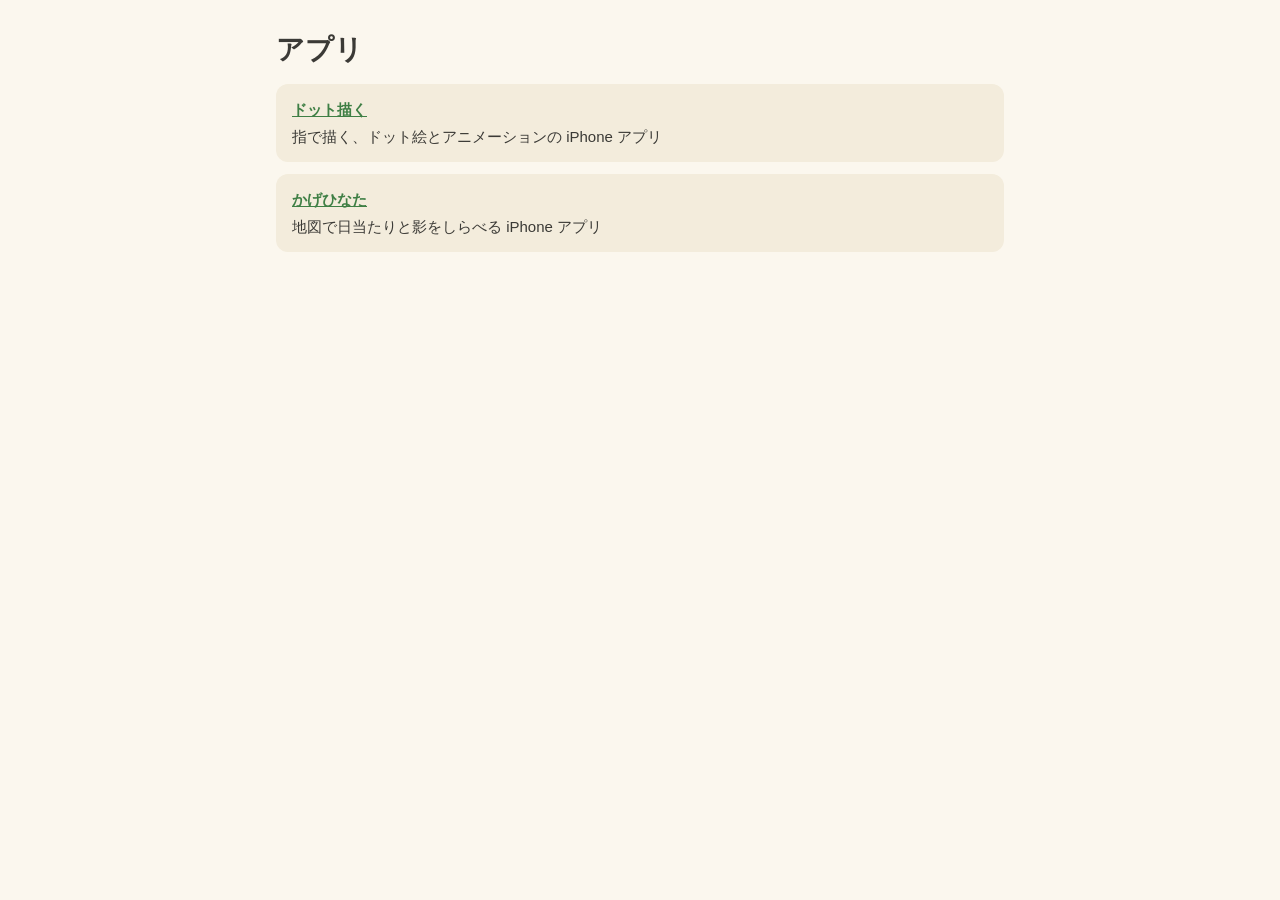
<file: index.html>
<!doctype html>
<html lang="ja">
<head>
<meta charset="utf-8">
<meta name="viewport" content="width=device-width, initial-scale=1">
<title>satoo3 のアプリ</title>
<link rel="stylesheet" href="dotkaku/style.css">
</head>
<body>
<main>
  <h1>アプリ</h1>
  <ul class="features">
    <li><strong><a href="dotkaku/">ドット描く</a></strong>指で描く、ドット絵とアニメーションの iPhone アプリ</li>
    <li><strong><a href="https://www.ultrawarp.jp/?page_id=101">かげひなた</a></strong>地図で日当たりと影をしらべる iPhone アプリ</li>
  </ul>
</main>
</body>
</html>
</file>
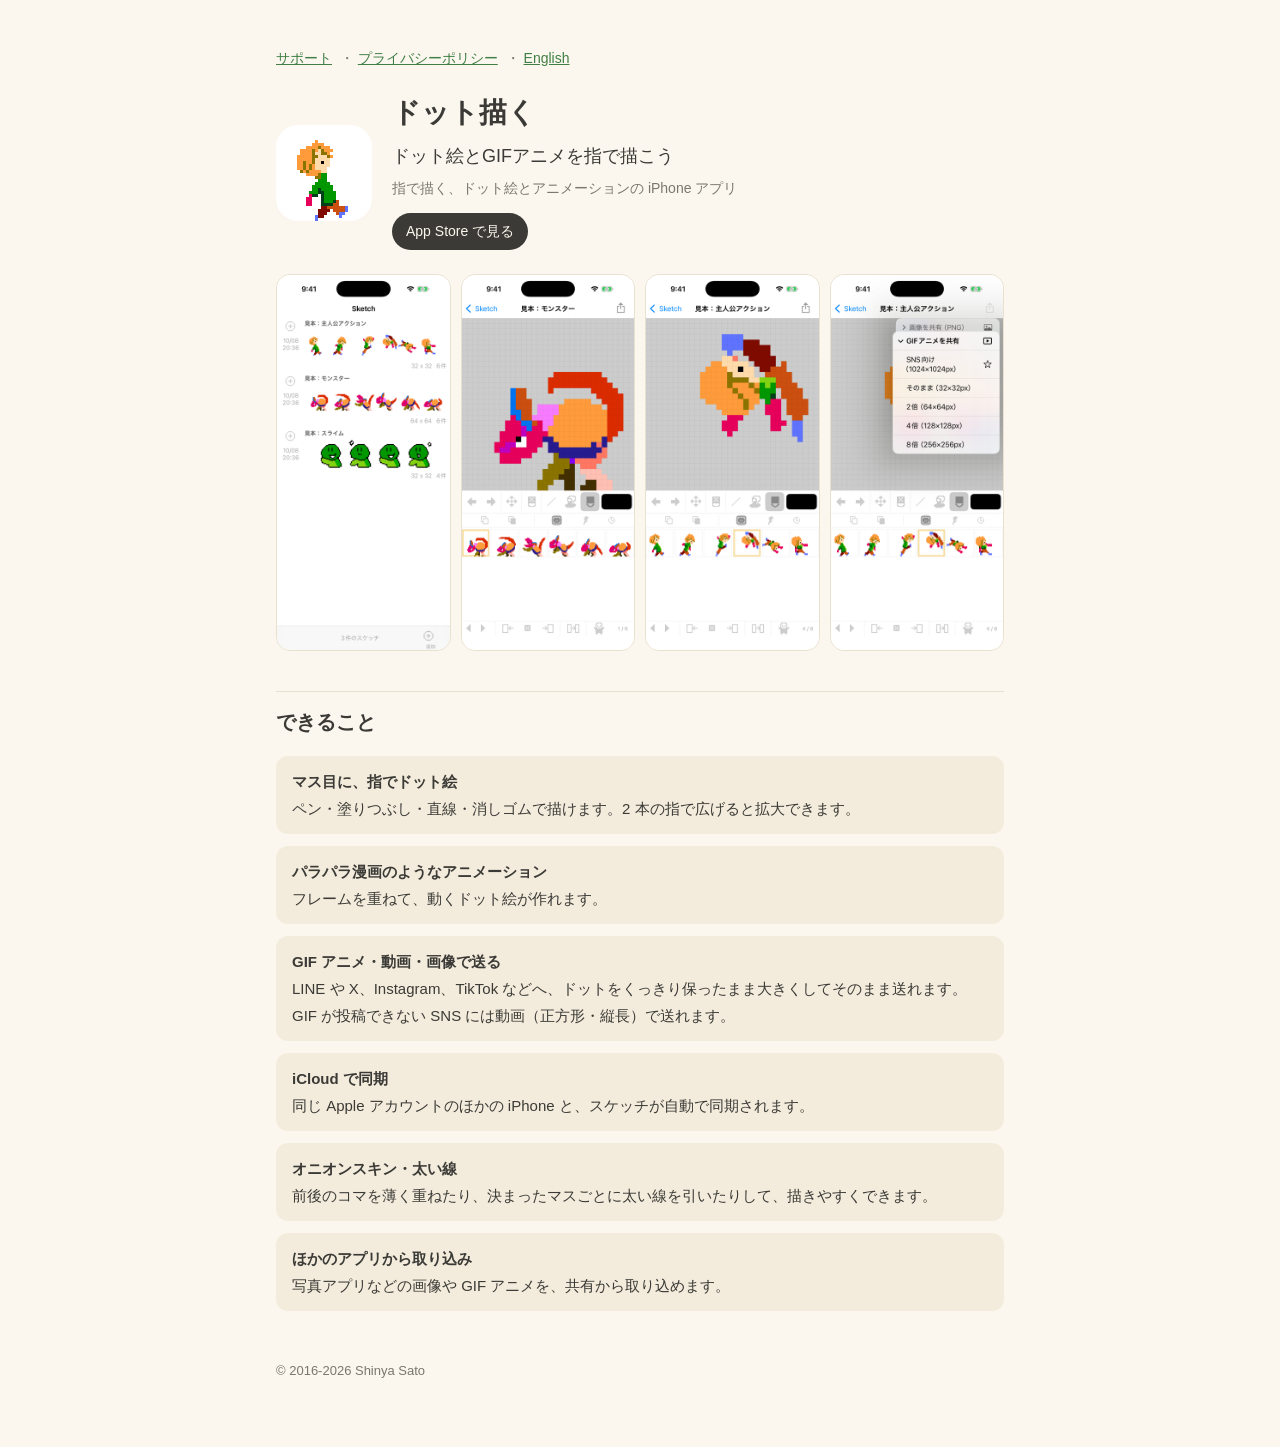
<file: dotkaku/index.html>
<!doctype html>
<html lang="ja">
<head>
<meta charset="utf-8">
<meta name="viewport" content="width=device-width, initial-scale=1">
<title>ドット描く</title>
<meta name="description" content="指で描く、ドット絵とアニメーションの iPhone アプリ。">
<link rel="icon" href="images/icon.png">
<link rel="stylesheet" href="style.css">
</head>
<body>
<main>
  <p class="nav"><a href="support/">サポート</a> ・ <a href="privacy/">プライバシーポリシー</a> ・ <a href="en/">English</a></p>

  <div class="hero">
    <img src="images/icon.png" alt="ドット描くのアイコン">
    <div>
      <h1>ドット描く</h1>
      <p class="lead">ドット絵とGIFアニメを指で描こう</p>
      <p class="sub">指で描く、ドット絵とアニメーションの iPhone アプリ</p>
      <a class="badge" href="https://apps.apple.com/jp/app/id1090317245">App Store で見る</a>
    </div>
  </div>

  <div class="shots">
    <img src="images/screen1.png" alt="見本のアニメーションが並んだスケッチの一覧">
    <img src="images/screen2.png" alt="モンスターのドット絵を編集している画面">
    <img src="images/screen3.png" alt="主人公のアニメーションのフレーム一覧">
    <img src="images/screen4.png" alt="GIFアニメを共有するときのサイズを選ぶメニュー">
  </div>

  <h2>できること</h2>
  <ul class="features">
    <li><strong>マス目に、指でドット絵</strong>ペン・塗りつぶし・直線・消しゴムで描けます。2 本の指で広げると拡大できます。</li>
    <li><strong>パラパラ漫画のようなアニメーション</strong>フレームを重ねて、動くドット絵が作れます。</li>
    <li><strong>GIF アニメ・動画・画像で送る</strong>LINE や X、Instagram、TikTok などへ、ドットをくっきり保ったまま大きくしてそのまま送れます。GIF が投稿できない SNS には動画（正方形・縦長）で送れます。</li>
    <li><strong>iCloud で同期</strong>同じ Apple アカウントのほかの iPhone と、スケッチが自動で同期されます。</li>
    <li><strong>オニオンスキン・太い線</strong>前後のコマを薄く重ねたり、決まったマスごとに太い線を引いたりして、描きやすくできます。</li>
    <li><strong>ほかのアプリから取り込み</strong>写真アプリなどの画像や GIF アニメを、共有から取り込めます。</li>
  </ul>

  <footer>© 2016-2026 Shinya Sato</footer>
</main>
</body>
</html>
</file>
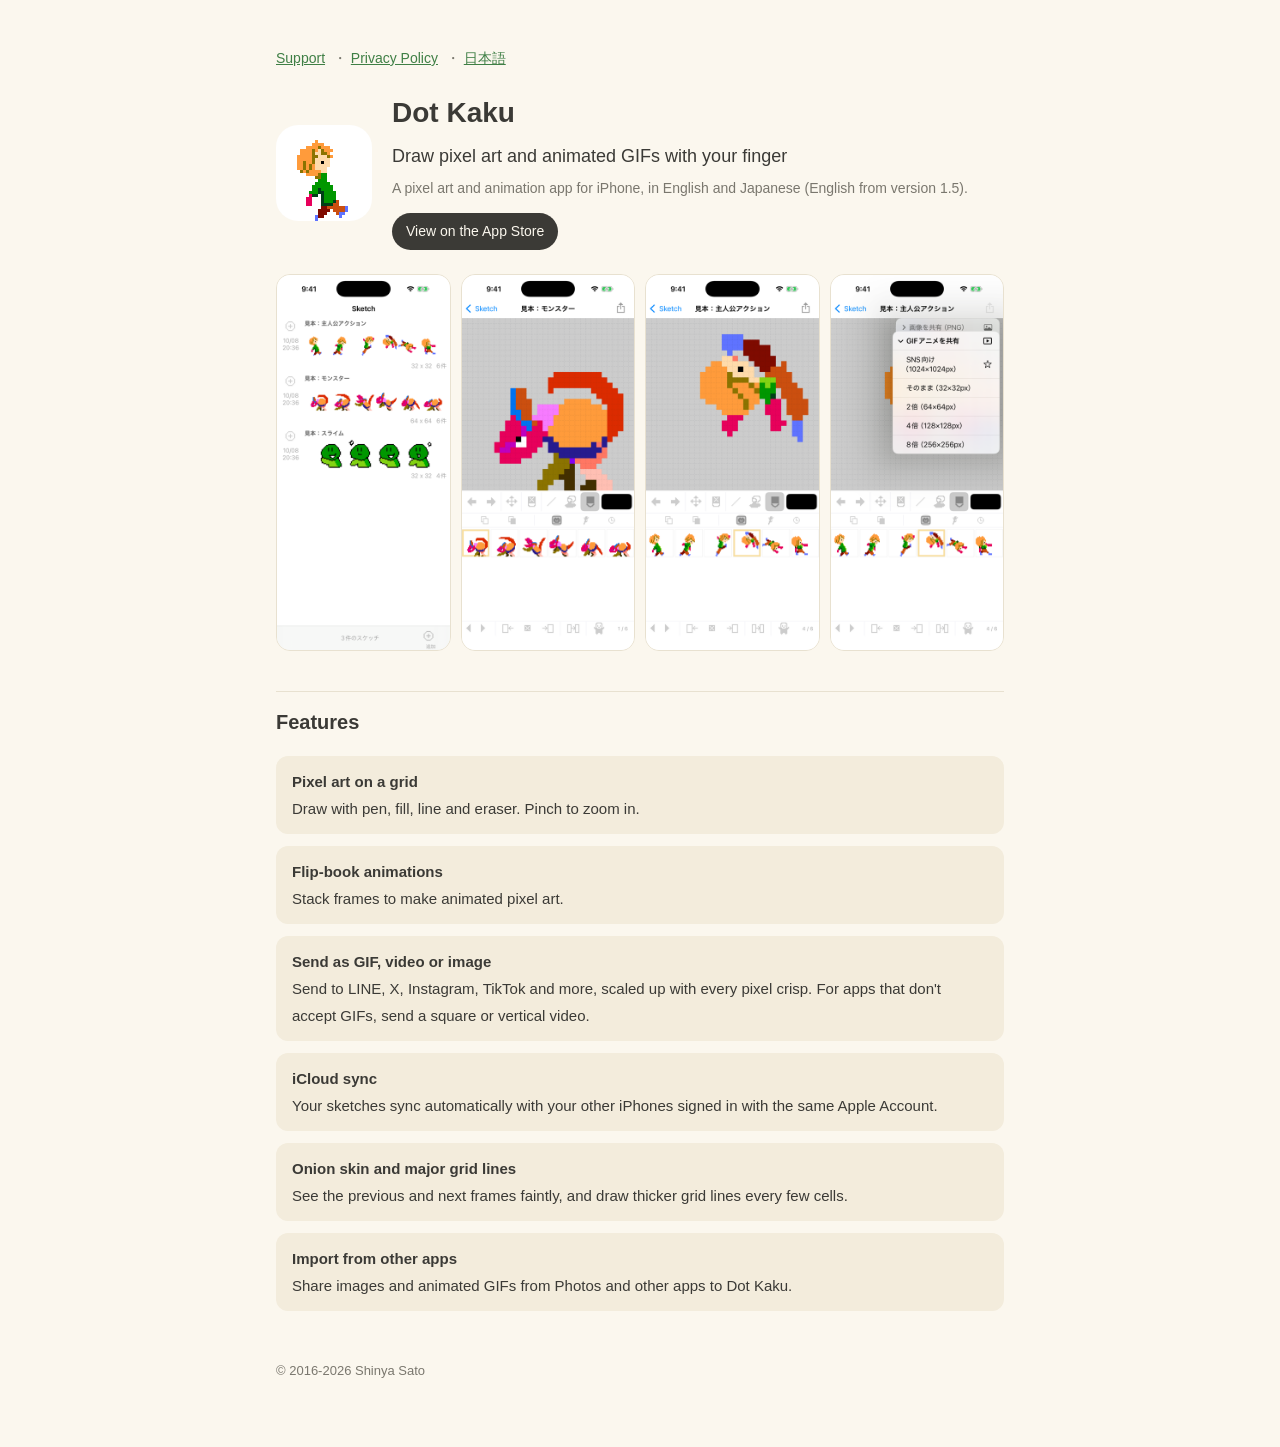
<file: dotkaku/en/index.html>
<!doctype html>
<html lang="en">
<head>
<meta charset="utf-8">
<meta name="viewport" content="width=device-width, initial-scale=1">
<title>Dot Kaku</title>
<meta name="description" content="A pixel art and animation app for iPhone.">
<link rel="icon" href="../images/icon.png">
<link rel="stylesheet" href="../style.css">
</head>
<body>
<main>
  <p class="nav"><a href="support/">Support</a> ・ <a href="privacy/">Privacy Policy</a> ・ <a href="../">日本語</a></p>

  <div class="hero">
    <img src="../images/icon.png" alt="Dot Kaku icon">
    <div>
      <h1>Dot Kaku</h1>
      <p class="lead">Draw pixel art and animated GIFs with your finger</p>
      <p class="sub">A pixel art and animation app for iPhone, in English and Japanese (English from version 1.5).</p>
      <a class="badge" href="https://apps.apple.com/app/id1090317245">View on the App Store</a>
    </div>
  </div>

  <div class="shots">
    <img src="../images/screen1.png" alt="Sketch list with sample animations">
    <img src="../images/screen2.png" alt="Editing a monster in pixel art">
    <img src="../images/screen3.png" alt="Frames of the hero animation">
    <img src="../images/screen4.png" alt="Choosing a size to share an animated GIF">
  </div>

  <h2>Features</h2>
  <ul class="features">
    <li><strong>Pixel art on a grid</strong>Draw with pen, fill, line and eraser. Pinch to zoom in.</li>
    <li><strong>Flip-book animations</strong>Stack frames to make animated pixel art.</li>
    <li><strong>Send as GIF, video or image</strong>Send to LINE, X, Instagram, TikTok and more, scaled up with every pixel crisp. For apps that don't accept GIFs, send a square or vertical video.</li>
    <li><strong>iCloud sync</strong>Your sketches sync automatically with your other iPhones signed in with the same Apple Account.</li>
    <li><strong>Onion skin and major grid lines</strong>See the previous and next frames faintly, and draw thicker grid lines every few cells.</li>
    <li><strong>Import from other apps</strong>Share images and animated GIFs from Photos and other apps to Dot Kaku.</li>
  </ul>

  <footer>© 2016-2026 Shinya Sato</footer>
</main>
</body>
</html>
</file>
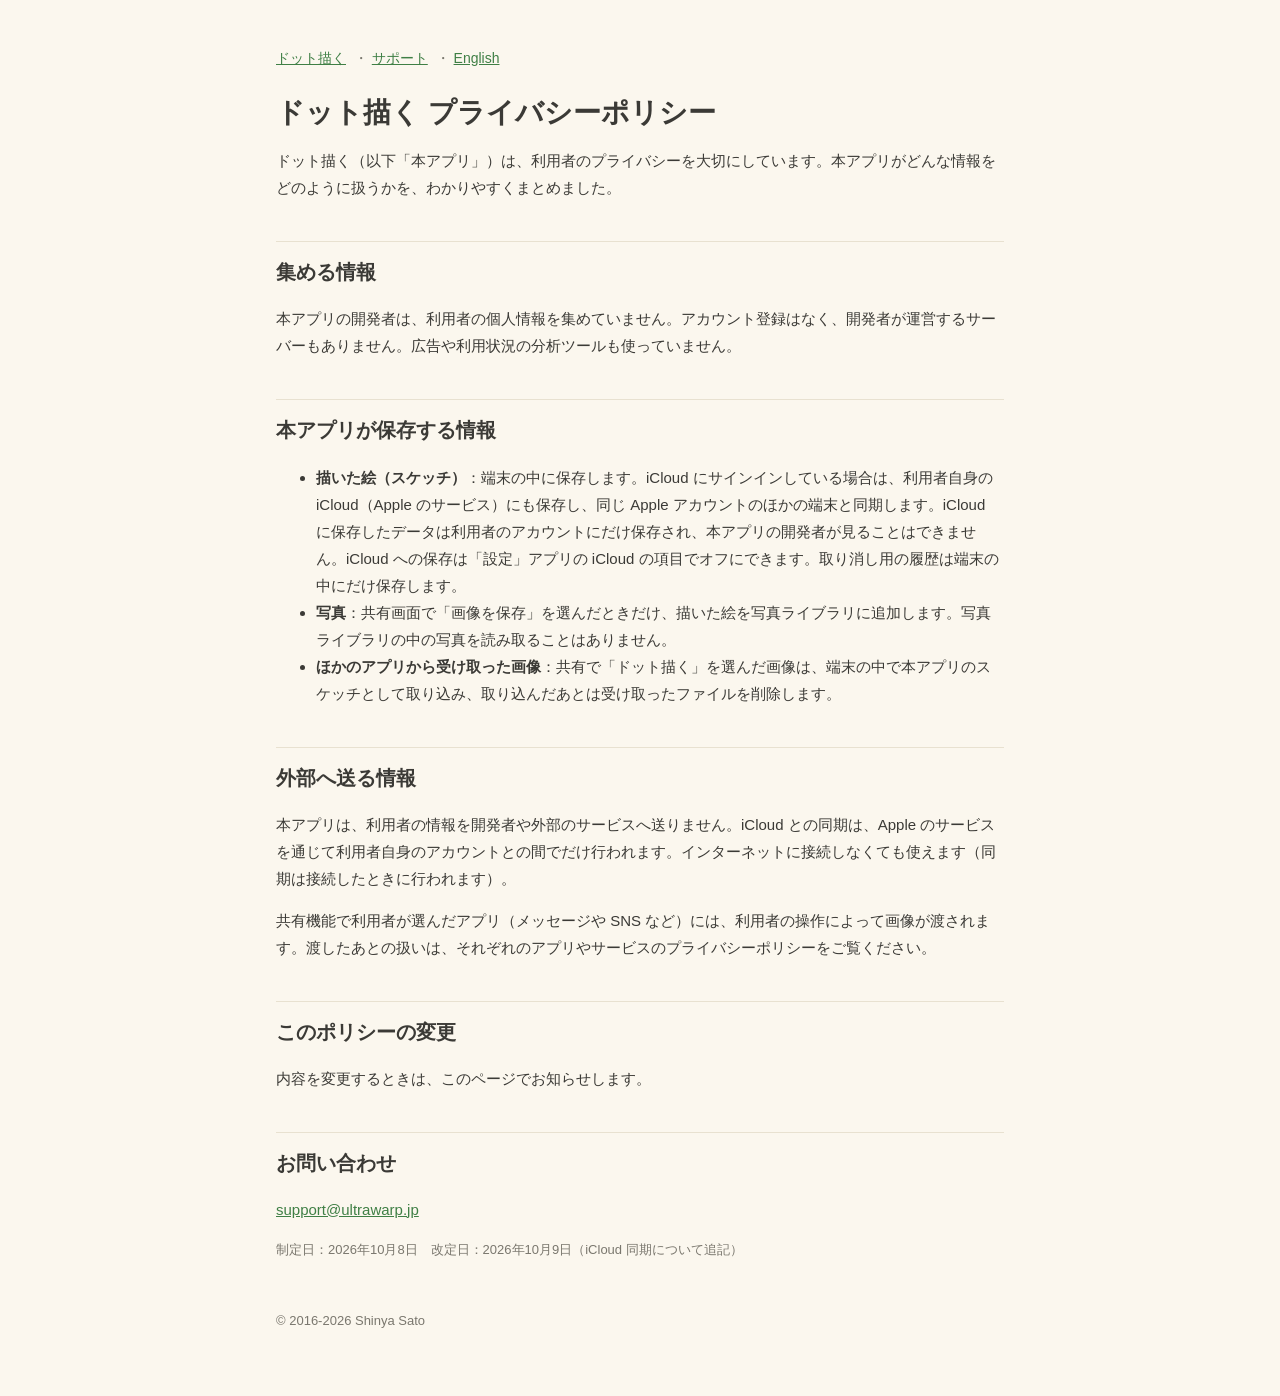
<file: dotkaku/privacy/index.html>
<!doctype html>
<html lang="ja">
<head>
<meta charset="utf-8">
<meta name="viewport" content="width=device-width, initial-scale=1">
<title>ドット描く プライバシーポリシー</title>
<link rel="icon" href="../images/icon.png">
<link rel="stylesheet" href="../style.css">
</head>
<body>
<main>
  <p class="nav"><a href="../">ドット描く</a> ・ <a href="../support/">サポート</a> ・ <a href="../en/privacy/">English</a></p>
  <h1>ドット描く プライバシーポリシー</h1>
  <p>ドット描く（以下「本アプリ」）は、利用者のプライバシーを大切にしています。本アプリがどんな情報をどのように扱うかを、わかりやすくまとめました。</p>

  <h2>集める情報</h2>
  <p>本アプリの開発者は、利用者の個人情報を集めていません。アカウント登録はなく、開発者が運営するサーバーもありません。広告や利用状況の分析ツールも使っていません。</p>

  <h2>本アプリが保存する情報</h2>
  <ul>
    <li><strong>描いた絵（スケッチ）</strong>：端末の中に保存します。iCloud にサインインしている場合は、利用者自身の iCloud（Apple のサービス）にも保存し、同じ Apple アカウントのほかの端末と同期します。iCloud に保存したデータは利用者のアカウントにだけ保存され、本アプリの開発者が見ることはできません。iCloud への保存は「設定」アプリの iCloud の項目でオフにできます。取り消し用の履歴は端末の中にだけ保存します。</li>
    <li><strong>写真</strong>：共有画面で「画像を保存」を選んだときだけ、描いた絵を写真ライブラリに追加します。写真ライブラリの中の写真を読み取ることはありません。</li>
    <li><strong>ほかのアプリから受け取った画像</strong>：共有で「ドット描く」を選んだ画像は、端末の中で本アプリのスケッチとして取り込み、取り込んだあとは受け取ったファイルを削除します。</li>
  </ul>

  <h2>外部へ送る情報</h2>
  <p>本アプリは、利用者の情報を開発者や外部のサービスへ送りません。iCloud との同期は、Apple のサービスを通じて利用者自身のアカウントとの間でだけ行われます。インターネットに接続しなくても使えます（同期は接続したときに行われます）。</p>
  <p>共有機能で利用者が選んだアプリ（メッセージや SNS など）には、利用者の操作によって画像が渡されます。渡したあとの扱いは、それぞれのアプリやサービスのプライバシーポリシーをご覧ください。</p>

  <h2>このポリシーの変更</h2>
  <p>内容を変更するときは、このページでお知らせします。</p>

  <h2>お問い合わせ</h2>
  <p><a href="mailto:support@ultrawarp.jp">support@ultrawarp.jp</a></p>
  <p class="muted">制定日：2026年10月8日　改定日：2026年10月9日（iCloud 同期について追記）</p>

  <footer>© 2016-2026 Shinya Sato</footer>
</main>
</body>
</html>
</file>
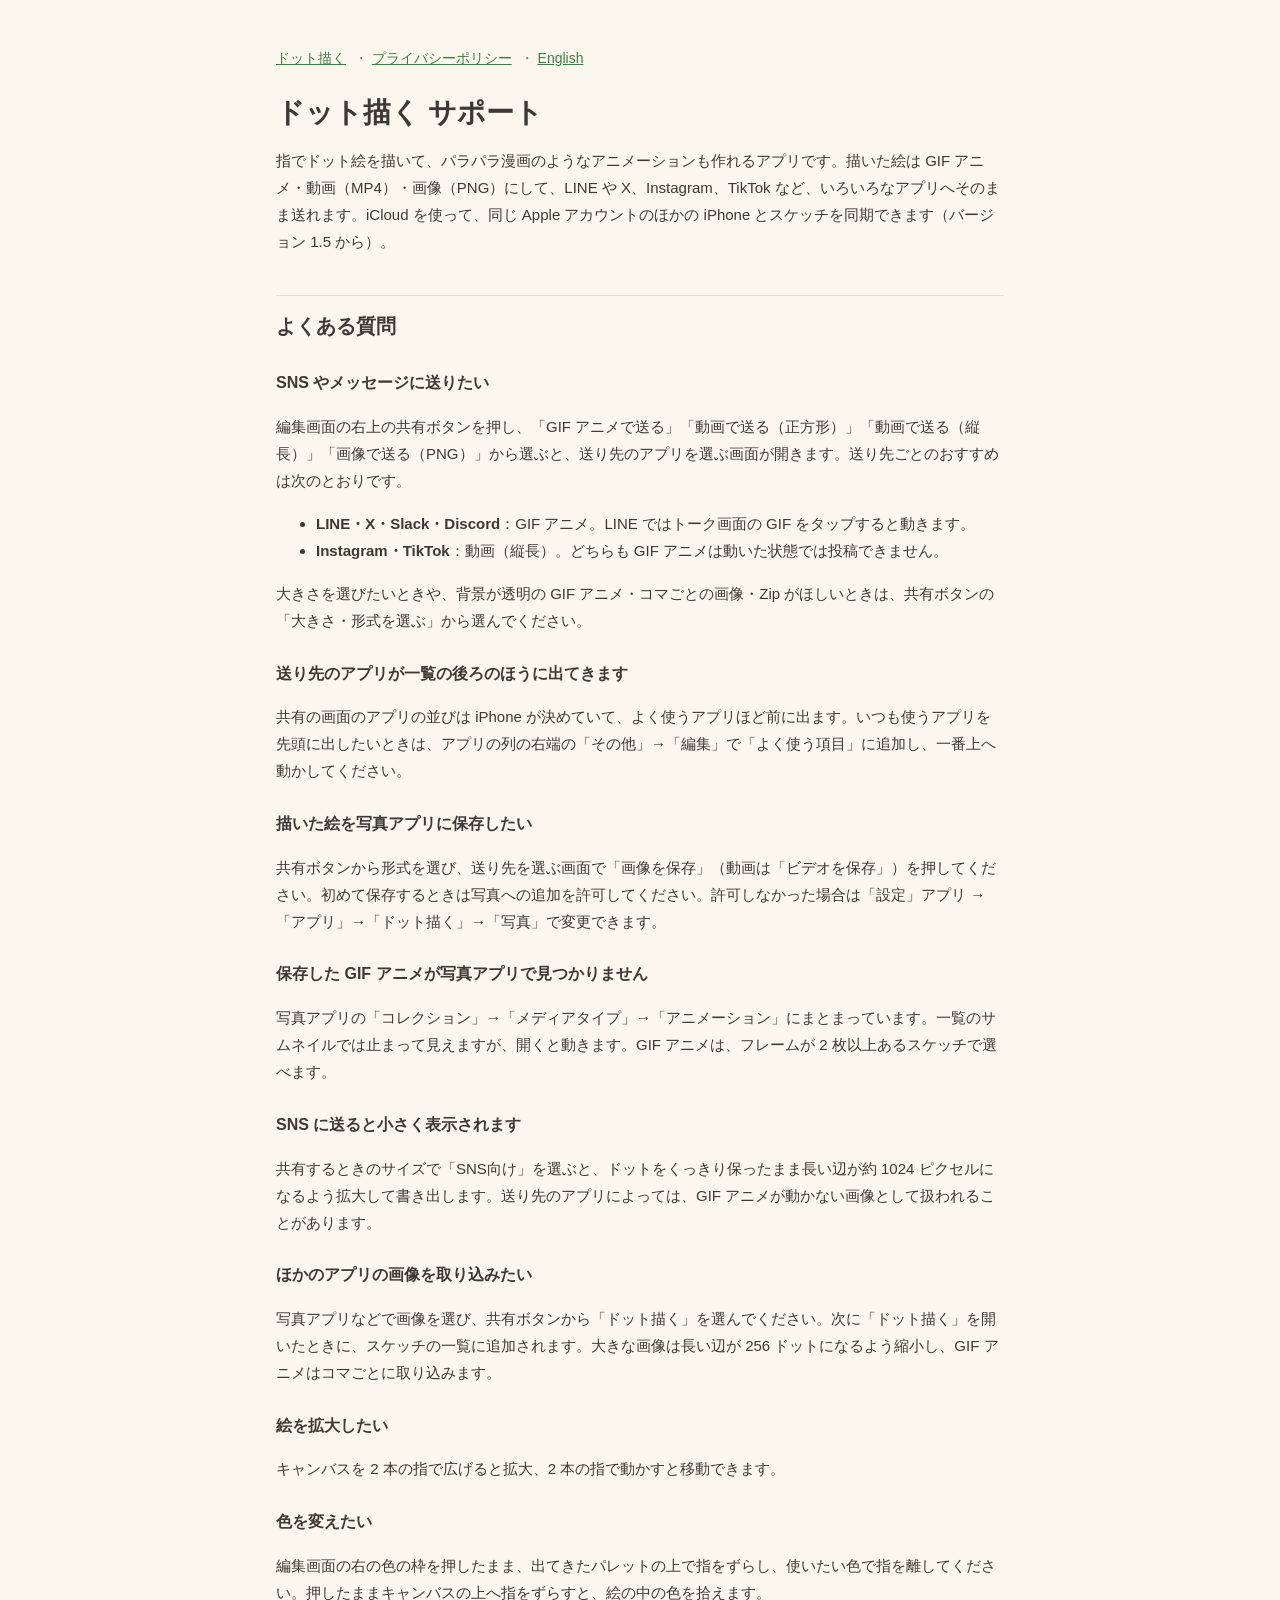
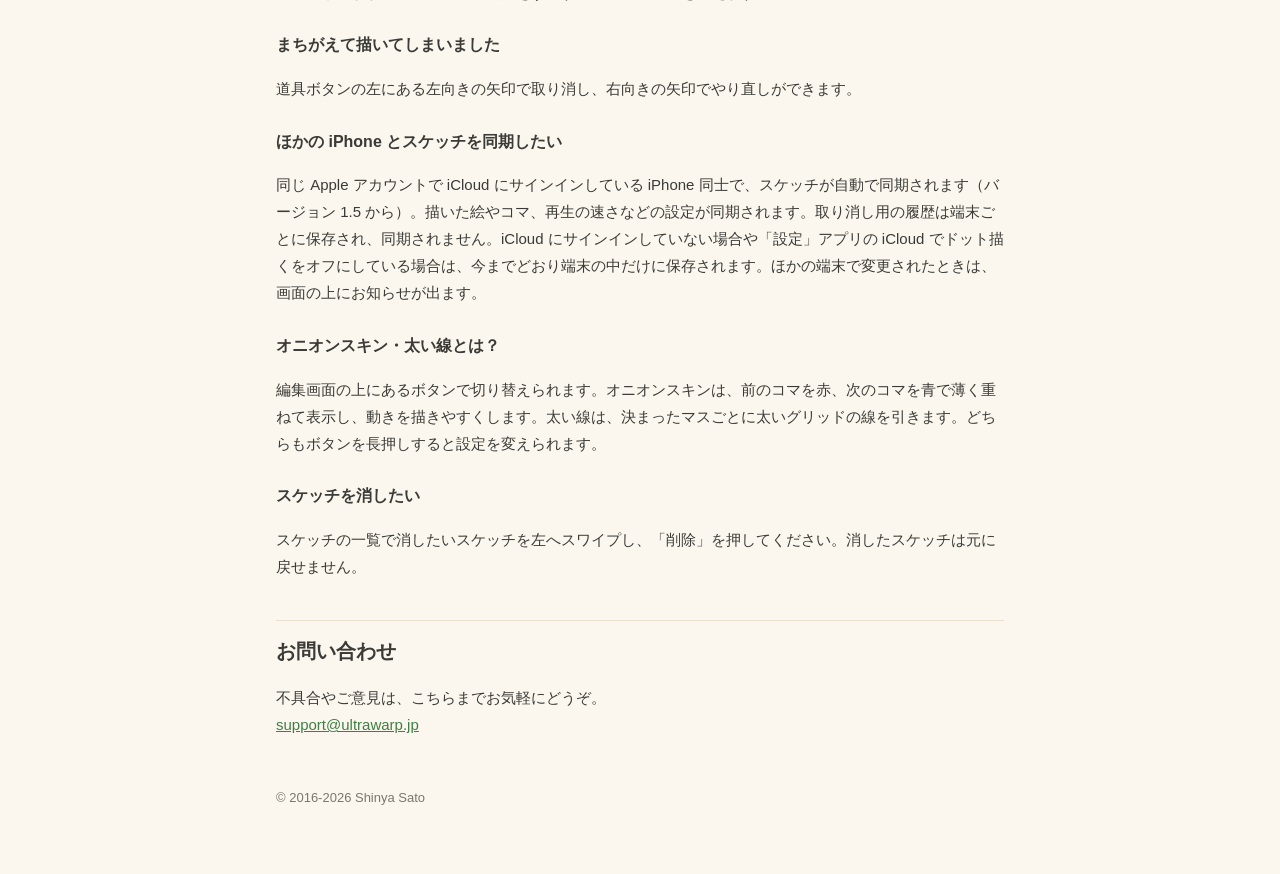
<file: dotkaku/support/index.html>
<!doctype html>
<html lang="ja">
<head>
<meta charset="utf-8">
<meta name="viewport" content="width=device-width, initial-scale=1">
<title>ドット描く サポート</title>
<link rel="icon" href="../images/icon.png">
<link rel="stylesheet" href="../style.css">
</head>
<body>
<main>
  <p class="nav"><a href="../">ドット描く</a> ・ <a href="../privacy/">プライバシーポリシー</a> ・ <a href="../en/support/">English</a></p>
  <h1>ドット描く サポート</h1>
  <p>指でドット絵を描いて、パラパラ漫画のようなアニメーションも作れるアプリです。描いた絵は GIF アニメ・動画（MP4）・画像（PNG）にして、LINE や X、Instagram、TikTok など、いろいろなアプリへそのまま送れます。iCloud を使って、同じ Apple アカウントのほかの iPhone とスケッチを同期できます（バージョン 1.5 から）。</p>

  <h2>よくある質問</h2>
  <h3>SNS やメッセージに送りたい</h3>
  <p>編集画面の右上の共有ボタンを押し、「GIF アニメで送る」「動画で送る（正方形）」「動画で送る（縦長）」「画像で送る（PNG）」から選ぶと、送り先のアプリを選ぶ画面が開きます。送り先ごとのおすすめは次のとおりです。</p>
  <ul>
    <li><strong>LINE・X・Slack・Discord</strong>：GIF アニメ。LINE ではトーク画面の GIF をタップすると動きます。</li>
    <li><strong>Instagram・TikTok</strong>：動画（縦長）。どちらも GIF アニメは動いた状態では投稿できません。</li>
  </ul>
  <p>大きさを選びたいときや、背景が透明の GIF アニメ・コマごとの画像・Zip がほしいときは、共有ボタンの「大きさ・形式を選ぶ」から選んでください。</p>
  <h3>送り先のアプリが一覧の後ろのほうに出てきます</h3>
  <p>共有の画面のアプリの並びは iPhone が決めていて、よく使うアプリほど前に出ます。いつも使うアプリを先頭に出したいときは、アプリの列の右端の「その他」→「編集」で「よく使う項目」に追加し、一番上へ動かしてください。</p>
  <h3>描いた絵を写真アプリに保存したい</h3>
  <p>共有ボタンから形式を選び、送り先を選ぶ画面で「画像を保存」（動画は「ビデオを保存」）を押してください。初めて保存するときは写真への追加を許可してください。許可しなかった場合は「設定」アプリ →「アプリ」→「ドット描く」→「写真」で変更できます。</p>
  <h3>保存した GIF アニメが写真アプリで見つかりません</h3>
  <p>写真アプリの「コレクション」→「メディアタイプ」→「アニメーション」にまとまっています。一覧のサムネイルでは止まって見えますが、開くと動きます。GIF アニメは、フレームが 2 枚以上あるスケッチで選べます。</p>
  <h3>SNS に送ると小さく表示されます</h3>
  <p>共有するときのサイズで「SNS向け」を選ぶと、ドットをくっきり保ったまま長い辺が約 1024 ピクセルになるよう拡大して書き出します。送り先のアプリによっては、GIF アニメが動かない画像として扱われることがあります。</p>
  <h3>ほかのアプリの画像を取り込みたい</h3>
  <p>写真アプリなどで画像を選び、共有ボタンから「ドット描く」を選んでください。次に「ドット描く」を開いたときに、スケッチの一覧に追加されます。大きな画像は長い辺が 256 ドットになるよう縮小し、GIF アニメはコマごとに取り込みます。</p>
  <h3>絵を拡大したい</h3>
  <p>キャンバスを 2 本の指で広げると拡大、2 本の指で動かすと移動できます。</p>
  <h3>色を変えたい</h3>
  <p>編集画面の右の色の枠を押したまま、出てきたパレットの上で指をずらし、使いたい色で指を離してください。押したままキャンバスの上へ指をずらすと、絵の中の色を拾えます。</p>
  <h3>まちがえて描いてしまいました</h3>
  <p>道具ボタンの左にある左向きの矢印で取り消し、右向きの矢印でやり直しができます。</p>
  <h3>ほかの iPhone とスケッチを同期したい</h3>
  <p>同じ Apple アカウントで iCloud にサインインしている iPhone 同士で、スケッチが自動で同期されます（バージョン 1.5 から）。描いた絵やコマ、再生の速さなどの設定が同期されます。取り消し用の履歴は端末ごとに保存され、同期されません。iCloud にサインインしていない場合や「設定」アプリの iCloud でドット描くをオフにしている場合は、今までどおり端末の中だけに保存されます。ほかの端末で変更されたときは、画面の上にお知らせが出ます。</p>
  <h3>オニオンスキン・太い線とは？</h3>
  <p>編集画面の上にあるボタンで切り替えられます。オニオンスキンは、前のコマを赤、次のコマを青で薄く重ねて表示し、動きを描きやすくします。太い線は、決まったマスごとに太いグリッドの線を引きます。どちらもボタンを長押しすると設定を変えられます。</p>
  <h3>スケッチを消したい</h3>
  <p>スケッチの一覧で消したいスケッチを左へスワイプし、「削除」を押してください。消したスケッチは元に戻せません。</p>

  <h2>お問い合わせ</h2>
  <p>不具合やご意見は、こちらまでお気軽にどうぞ。<br><a href="mailto:support@ultrawarp.jp">support@ultrawarp.jp</a></p>

  <footer>© 2016-2026 Shinya Sato</footer>
</main>
</body>
</html>
</file>
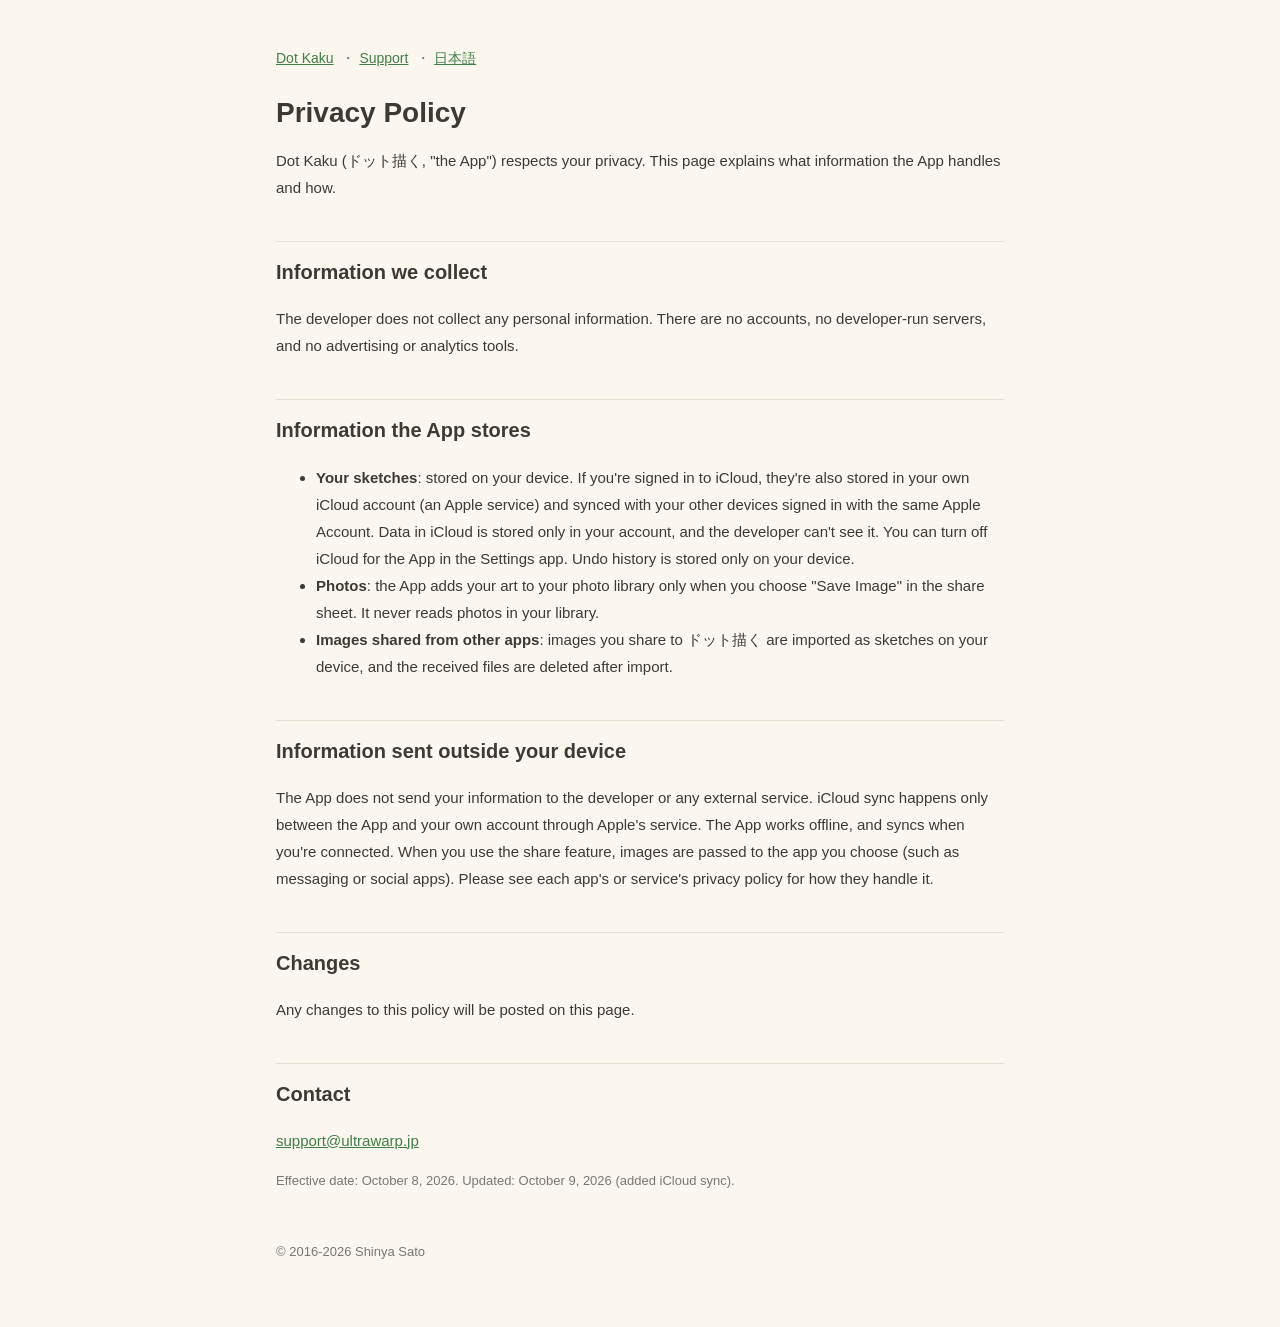
<file: dotkaku/en/privacy/index.html>
<!doctype html>
<html lang="en">
<head>
<meta charset="utf-8">
<meta name="viewport" content="width=device-width, initial-scale=1">
<title>Dot Kaku Privacy Policy</title>
<link rel="icon" href="../../images/icon.png">
<link rel="stylesheet" href="../../style.css">
</head>
<body>
<main>
  <p class="nav"><a href="../">Dot Kaku</a> ・ <a href="../support/">Support</a> ・ <a href="../../privacy/">日本語</a></p>


  <h1>Privacy Policy</h1>
  <p>Dot Kaku (ドット描く, "the App") respects your privacy. This page explains what information the App handles and how.</p>

  <h2>Information we collect</h2>
  <p>The developer does not collect any personal information. There are no accounts, no developer-run servers, and no advertising or analytics tools.</p>

  <h2>Information the App stores</h2>
  <ul>
    <li><strong>Your sketches</strong>: stored on your device. If you're signed in to iCloud, they're also stored in your own iCloud account (an Apple service) and synced with your other devices signed in with the same Apple Account. Data in iCloud is stored only in your account, and the developer can't see it. You can turn off iCloud for the App in the Settings app. Undo history is stored only on your device.</li>
    <li><strong>Photos</strong>: the App adds your art to your photo library only when you choose "Save Image" in the share sheet. It never reads photos in your library.</li>
    <li><strong>Images shared from other apps</strong>: images you share to ドット描く are imported as sketches on your device, and the received files are deleted after import.</li>
  </ul>

  <h2>Information sent outside your device</h2>
  <p>The App does not send your information to the developer or any external service. iCloud sync happens only between the App and your own account through Apple's service. The App works offline, and syncs when you're connected. When you use the share feature, images are passed to the app you choose (such as messaging or social apps). Please see each app's or service's privacy policy for how they handle it.</p>

  <h2>Changes</h2>
  <p>Any changes to this policy will be posted on this page.</p>

  <h2>Contact</h2>
  <p><a href="mailto:support@ultrawarp.jp">support@ultrawarp.jp</a></p>
  <p class="muted">Effective date: October 8, 2026. Updated: October 9, 2026 (added iCloud sync).</p>

  <footer>© 2016-2026 Shinya Sato</footer>
</main>
</body>
</html>
</file>
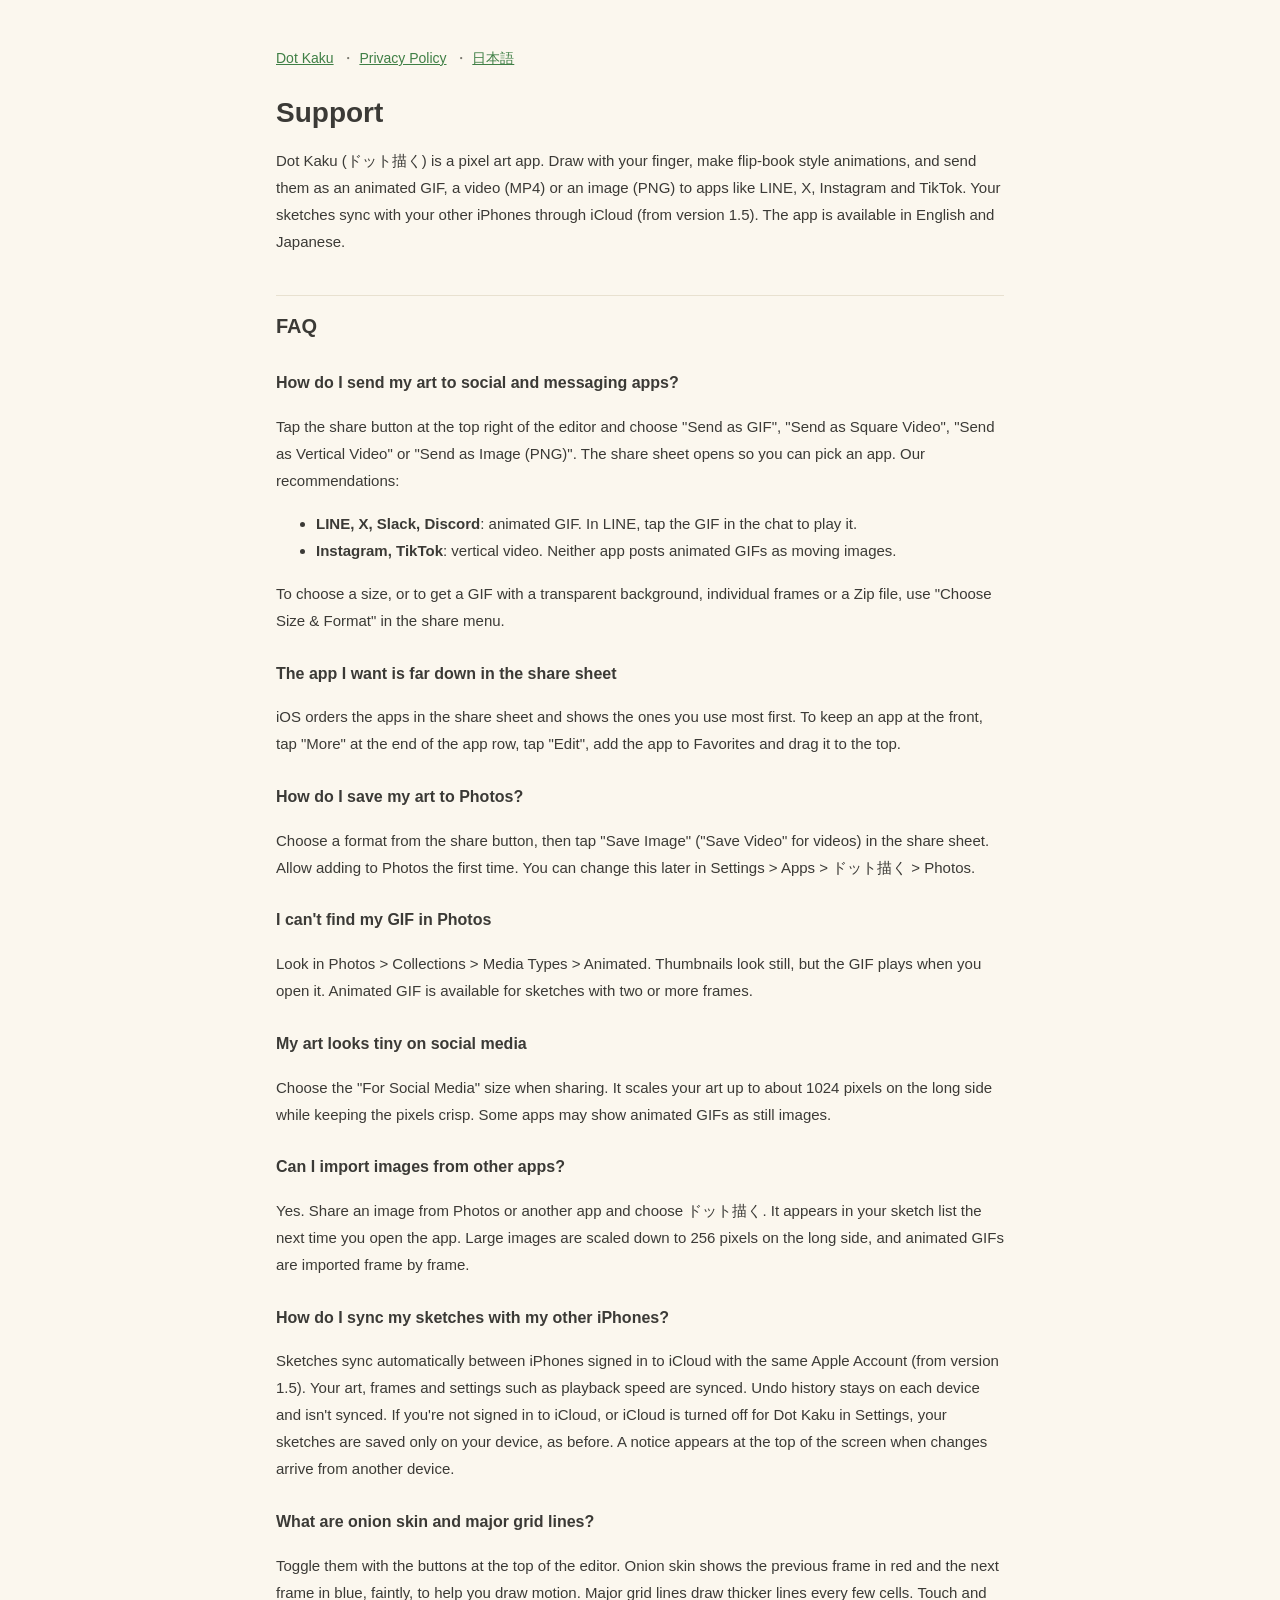
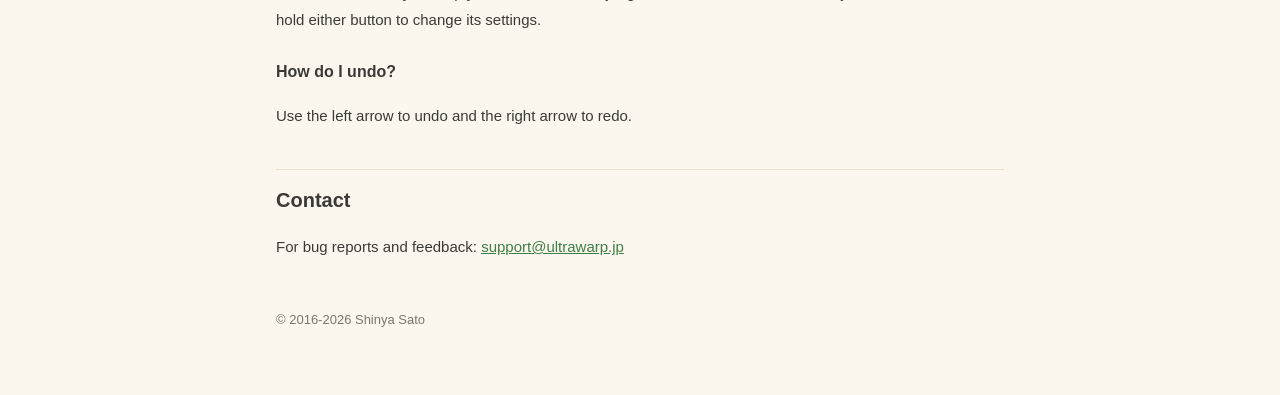
<file: dotkaku/en/support/index.html>
<!doctype html>
<html lang="en">
<head>
<meta charset="utf-8">
<meta name="viewport" content="width=device-width, initial-scale=1">
<title>Dot Kaku Support</title>
<link rel="icon" href="../../images/icon.png">
<link rel="stylesheet" href="../../style.css">
</head>
<body>
<main>
  <p class="nav"><a href="../">Dot Kaku</a> ・ <a href="../privacy/">Privacy Policy</a> ・ <a href="../../support/">日本語</a></p>


  <h1>Support</h1>
  <p>Dot Kaku (ドット描く) is a pixel art app. Draw with your finger, make flip-book style animations, and send them as an animated GIF, a video (MP4) or an image (PNG) to apps like LINE, X, Instagram and TikTok. Your sketches sync with your other iPhones through iCloud (from version 1.5). The app is available in English and Japanese.</p>

  <h2>FAQ</h2>
  <h3>How do I send my art to social and messaging apps?</h3>
  <p>Tap the share button at the top right of the editor and choose "Send as GIF", "Send as Square Video", "Send as Vertical Video" or "Send as Image (PNG)". The share sheet opens so you can pick an app. Our recommendations:</p>
  <ul>
    <li><strong>LINE, X, Slack, Discord</strong>: animated GIF. In LINE, tap the GIF in the chat to play it.</li>
    <li><strong>Instagram, TikTok</strong>: vertical video. Neither app posts animated GIFs as moving images.</li>
  </ul>
  <p>To choose a size, or to get a GIF with a transparent background, individual frames or a Zip file, use "Choose Size &amp; Format" in the share menu.</p>
  <h3>The app I want is far down in the share sheet</h3>
  <p>iOS orders the apps in the share sheet and shows the ones you use most first. To keep an app at the front, tap "More" at the end of the app row, tap "Edit", add the app to Favorites and drag it to the top.</p>
  <h3>How do I save my art to Photos?</h3>
  <p>Choose a format from the share button, then tap "Save Image" ("Save Video" for videos) in the share sheet. Allow adding to Photos the first time. You can change this later in Settings &gt; Apps &gt; ドット描く &gt; Photos.</p>
  <h3>I can't find my GIF in Photos</h3>
  <p>Look in Photos &gt; Collections &gt; Media Types &gt; Animated. Thumbnails look still, but the GIF plays when you open it. Animated GIF is available for sketches with two or more frames.</p>
  <h3>My art looks tiny on social media</h3>
  <p>Choose the "For Social Media" size when sharing. It scales your art up to about 1024 pixels on the long side while keeping the pixels crisp. Some apps may show animated GIFs as still images.</p>
  <h3>Can I import images from other apps?</h3>
  <p>Yes. Share an image from Photos or another app and choose ドット描く. It appears in your sketch list the next time you open the app. Large images are scaled down to 256 pixels on the long side, and animated GIFs are imported frame by frame.</p>
  <h3>How do I sync my sketches with my other iPhones?</h3>
  <p>Sketches sync automatically between iPhones signed in to iCloud with the same Apple Account (from version 1.5). Your art, frames and settings such as playback speed are synced. Undo history stays on each device and isn't synced. If you're not signed in to iCloud, or iCloud is turned off for Dot Kaku in Settings, your sketches are saved only on your device, as before. A notice appears at the top of the screen when changes arrive from another device.</p>
  <h3>What are onion skin and major grid lines?</h3>
  <p>Toggle them with the buttons at the top of the editor. Onion skin shows the previous frame in red and the next frame in blue, faintly, to help you draw motion. Major grid lines draw thicker lines every few cells. Touch and hold either button to change its settings.</p>
  <h3>How do I undo?</h3>
  <p>Use the left arrow to undo and the right arrow to redo.</p>

  <h2>Contact</h2>
  <p>For bug reports and feedback: <a href="mailto:support@ultrawarp.jp">support@ultrawarp.jp</a></p>

  <footer>© 2016-2026 Shinya Sato</footer>
</main>
</body>
</html>
</file>
<file: dotkaku/style.css>
:root {
  /* 目にやさしいクリーム色の背景（ダークモードでも黒にしない） */
  color-scheme: light;
  --text: #3b3a36;
  --muted: #7a776e;
  --line: #e8e1d0;
  --bg: #fbf7ee;
  --accent: #3f7f45;
  --card: #f3ecdc;
}
* { box-sizing: border-box; }
body {
  margin: 0;
  background: var(--bg);
  color: var(--text);
  font-family: -apple-system, BlinkMacSystemFont, "Hiragino Sans", "Hiragino Kaku Gothic ProN", "Noto Sans JP", sans-serif;
  line-height: 1.8;
}
main { max-width: 760px; margin: 0 auto; padding: 32px 16px 64px; }
a { color: var(--accent); }
h1 { font-size: 28px; line-height: 1.3; margin: 0 0 8px; }
h2 { font-size: 20px; margin: 2em 0 0.6em; padding-top: 0.6em; border-top: 1px solid var(--line); }
h3 { font-size: 16px; margin: 1.6em 0 0.3em; }
p, li { font-size: 15px; }
.nav { font-size: 14px; color: var(--muted); margin-bottom: 24px; }
.nav a { margin-right: 4px; }
.hero { display: flex; gap: 20px; align-items: center; margin-bottom: 24px; }
.hero img { width: 96px; height: 96px; border-radius: 22px; image-rendering: pixelated; flex-shrink: 0; }
.lead { font-size: 18px; margin: 0; }
.sub { color: var(--muted); margin: 4px 0 0; font-size: 14px; }
.badge { display: inline-block; margin-top: 12px; padding: 6px 14px; border-radius: 999px; background: var(--text); color: var(--bg); text-decoration: none; font-size: 14px; }
.shots { display: grid; grid-template-columns: repeat(4, 1fr); gap: 10px; margin: 24px 0; }
.shots img { width: 100%; border-radius: 14px; border: 1px solid var(--line); }
@media (max-width: 560px) { .shots { grid-template-columns: repeat(2, 1fr); } }
.features { display: grid; gap: 12px; padding: 0; list-style: none; }
.features li { background: var(--card); border-radius: 12px; padding: 12px 16px; }
.features strong { display: block; }
.muted { color: var(--muted); font-size: 13px; }
hr { border: none; border-top: 2px solid var(--line); margin: 48px 0 0; }
footer { margin-top: 48px; color: var(--muted); font-size: 13px; }
</file>
